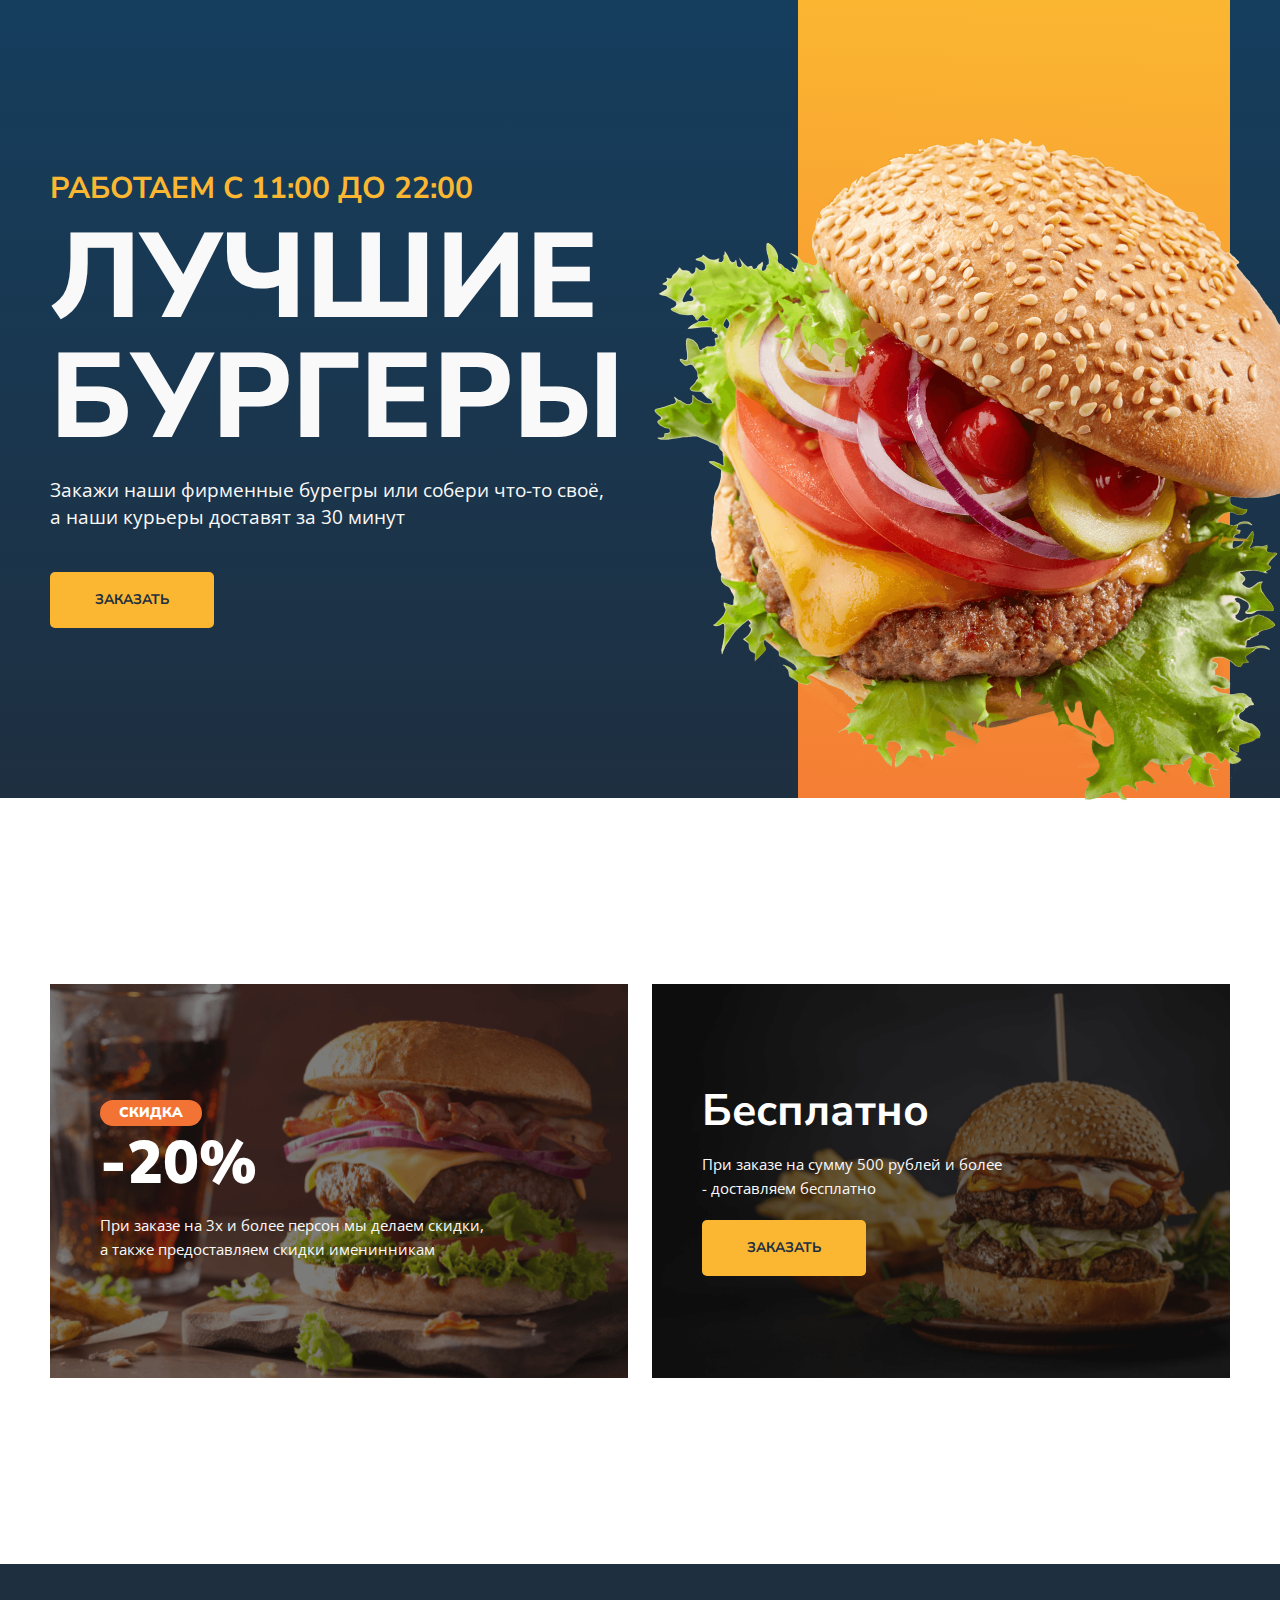
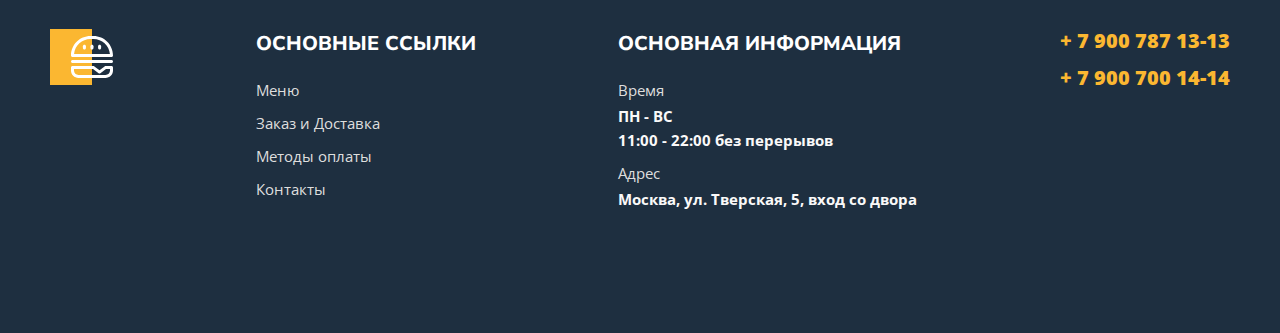
<file: index.html>
<!DOCTYPE html>
<html lang="ru">
<head>
    <meta charset="UTF-8">
    <meta http-equiv="X-UA-Compatible" content="IE=edge">
    <meta name="viewport" content="width=device-width, initial-scale=1.0">
    <title>Burgers</title>
    <link rel="preconnect" href="https://fonts.googleapis.com">
    <link rel="preconnect" href="https://fonts.gstatic.com" crossorigin>
    <link href="https://fonts.googleapis.com/css2?family=Nunito+Sans:wght@600;700;800;900&family=Open+Sans:wght@400;600;700&display=swap" rel="stylesheet">
    <link rel="stylesheet" href="styles/normalize.css">
    <link rel="stylesheet" href="styles/main.css">
    <link rel="apple-touch-icon" sizes="192x192" href="images/favicon/android-chrome-192x192.png">
    <link rel="apple-touch-icon" sizes="512x512" href="images/favicon/android-chrome-512x512.png">
    <link rel="apple-touch-icon" sizes="180x180" href="images/favicon/apple-touch-icon.png">
    <link rel="icon" type="image/png" sizes="32x32" href="images/favicon/favicon-32x32.png">
    <link rel="icon" type="image/png" sizes="16x16" href="images/favicon/favicon-16x16.png">
    <link rel="icon" type="image/png" sizes="150x150" href="images/favicon/mstile-150x150.png">
    <link rel="icon" sizes="16x16" href="images/favicon/favicon.ico">
    <link rel="mask-icon" href="images/favicon/safari-pinned-tab.svg" color="#5bbad5">
</head>
<body>
    <div class="main">
        <div class="wrapper">
            <div class="content">
                <h1 class="content-title">
                    <span>работаем с 11:00 до 22:00</span>
                    лучшие бургеры
                </h1>
                <p class="content-text">Закажи наши фирменные бурегры или собери что-то своё, а&nbsp;наши курьеры доставят за&nbsp;30&nbsp;минут</p>
                <a class="content-link" href="menu.html">заказать</a>
            </div>
            <div class="visual">
                <div class="visual-bg"></div>
                <img src="images/burger.png" alt="Burger">
            </div>
        </div>
    </div>
    <div class="promo">
        <div class="wrapper">
            <div class="promo-left">
                <p class="sale">Скидка</p>
                <p class="cost">-20%</p>
                <p class="promo-description">При заказе на 3х и более персон мы делаем скидки, а также предоставляем скидки именинникам</p>
            </div>
            <div class="promo-right">
                <p class="free">Бесплатно</p>
                <p class="promo-description">При заказе на сумму 500 рублей и более - доставляем бесплатно</p>
                <a href="menu.html">заказать</a>
            </div>
        </div>
    </div>
    <footer class="footer">
        <div class="container">
            <div class="footer-box">
                <div class="footer-item">
                    <img class="footer-logo" src="images/footer-logo.svg" alt="Logo">
                </div>
                <div class="footer-item">
                    <h2>основные ссылки</h2>
                    <ul class="footer-list">
                        <li><a href="menu.html">Меню</a></li>
                        <li><a href="#">Заказ и Доставка</a></li>
                        <li><a href="#">Методы оплаты</a></li>
                        <li><a href="#">Контакты</a></li>
                    </ul>
                    <ul class="footer-list footer-list-tel">
                        <li>
                            <a href="tel:+79007871313">+ 7 900 787 13-13</a>
                        </li>
                        <li>
                            <a href="tel:+79007001414">+ 7 900 700 14-14</a>
                        </li>
                    </ul>
                </div>
                <div class="footer-item">
                    <h2>основная информация</h2>
                    <ul class="footer-list">
                        <li>
                            <span>Время</span>
                            ПН - ВС <br>
                            11:00 - 22:00 без перерывов
                        </li>
                        <li>
                            <span>Адрес</span>
                            Москва, ул. Тверская, 5, вход со двора
                        </li>
                    </ul>
                </div>
                <div class="footer-tel">
                    <ul class="footer-list footer-list-tel">
                        <li>
                            <a href="tel:+79007871313">+ 7 900 787 13-13</a>
                        </li>
                        <li>
                            <a href="tel:+79007001414">+ 7 900 700 14-14</a>
                        </li>
                    </ul>
                </div>
            </div>
        </div>
    </footer>
</body>
</html>
</file>
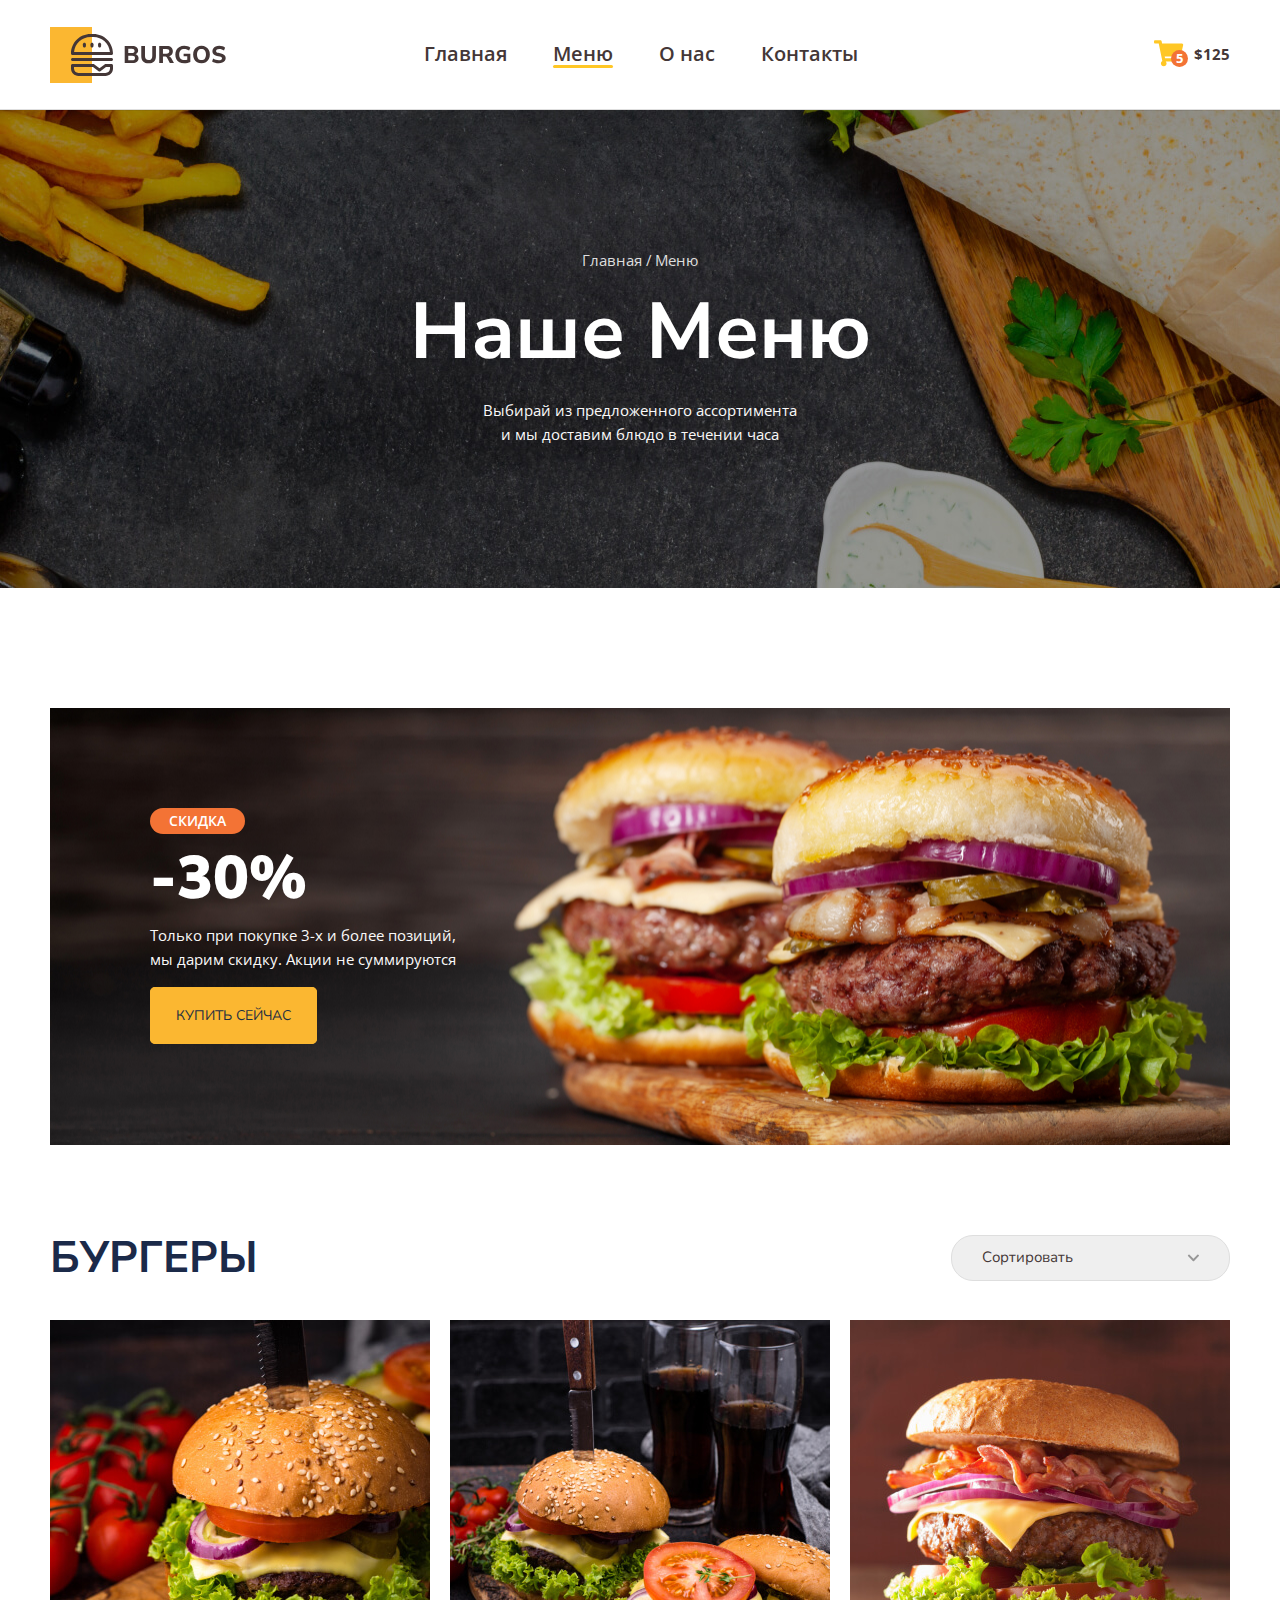
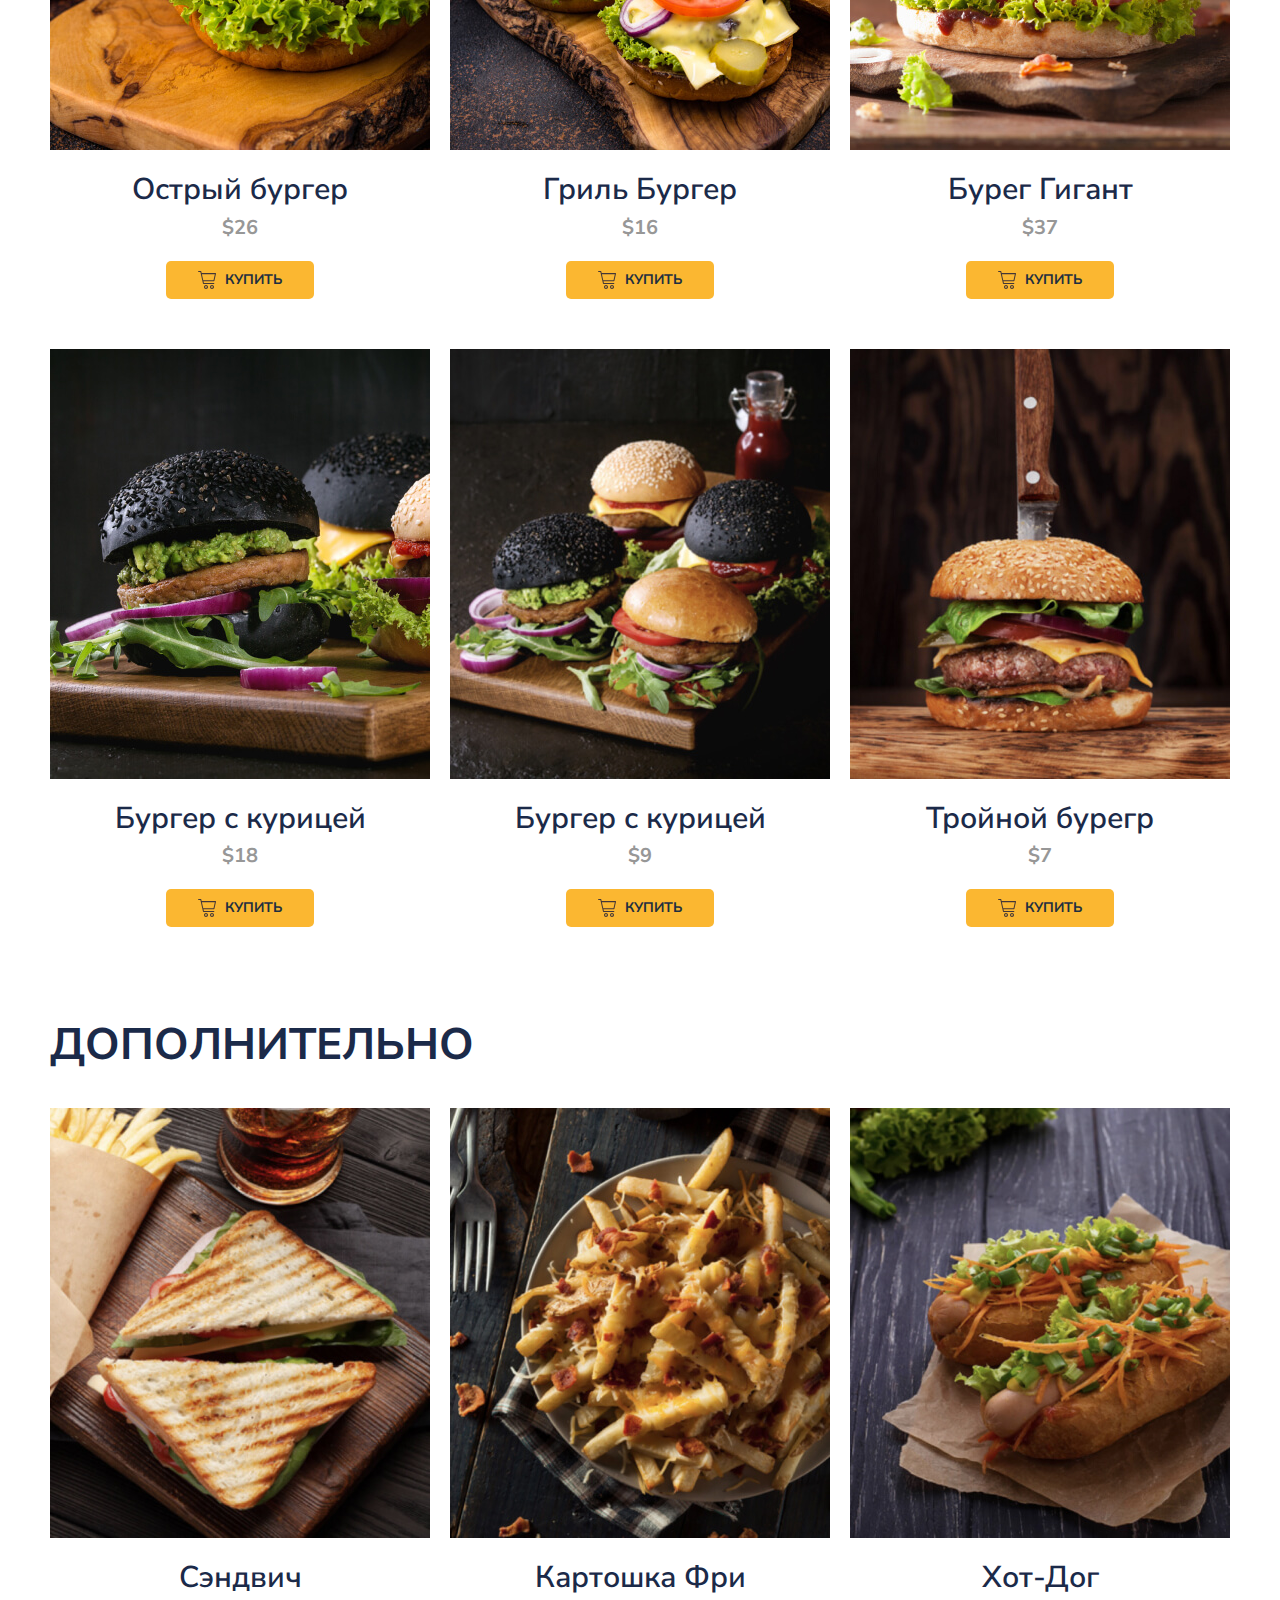
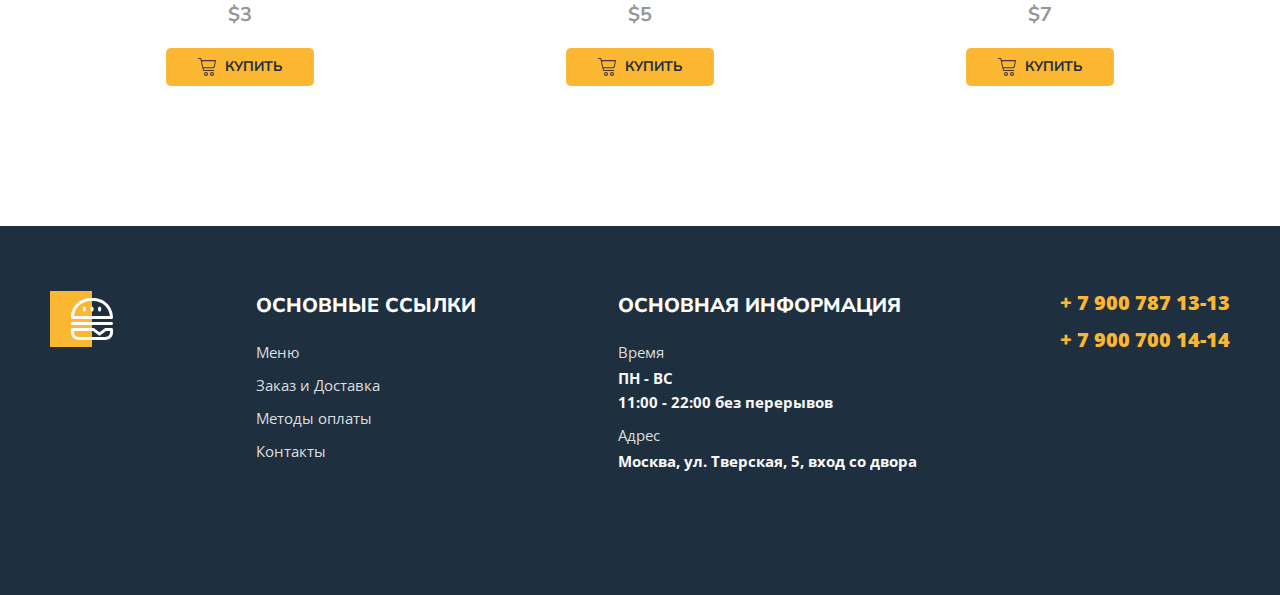
<file: menu.html>
<!DOCTYPE html>
<html lang="ru">
<head>
    <meta charset="UTF-8">
    <meta http-equiv="X-UA-Compatible" content="IE=edge">
    <meta name="viewport" content="width=device-width, initial-scale=1.0">
    <title>Burger</title>
    <link rel="preconnect" href="https://fonts.googleapis.com">
    <link rel="preconnect" href="https://fonts.gstatic.com" crossorigin>
    <link href="https://fonts.googleapis.com/css2?family=Nunito+Sans:wght@600;700;800;900&family=Open+Sans:wght@400;600;700&display=swap" rel="stylesheet">
    <link rel="stylesheet" href="styles/normalize.css">
    <link rel="stylesheet" href="styles/main.css">
    <link rel="apple-touch-icon" sizes="192x192" href="images/favicon/android-chrome-192x192.png">
    <link rel="apple-touch-icon" sizes="512x512" href="images/favicon/android-chrome-512x512.png">
    <link rel="apple-touch-icon" sizes="180x180" href="images/favicon/apple-touch-icon.png">
    <link rel="icon" type="image/png" sizes="32x32" href="images/favicon/favicon-32x32.png">
    <link rel="icon" type="image/png" sizes="16x16" href="images/favicon/favicon-16x16.png">
    <link rel="icon" type="image/png" sizes="150x150" href="images/favicon/mstile-150x150.png">
    <link rel="icon" sizes="16x16" href="images/favicon/favicon.ico">
    <link rel="mask-icon" href="images/favicon/safari-pinned-tab.svg" color="#5bbad5">
    <meta name="msapplication-TileColor" content="#da532c">
    <meta name="theme-color" content="#ffffff">
</head>
<body>
    <header id="headerTop">
        <div class="container">
            <div class="header">
                <div class="header-burger">
                    <button class="burger" onclick="openModal()"></button>
                </div>
                <div class="header-item">
                    <a href="index.html" class="header-logo"></a>
                    <nav>
                        <ul class="header-nav">
                            <li><a href="index.html">Главная</a></li>
                            <li><a href="#"class="active" >Меню</a></li>
                            <li><a href="#">О нас</a></li>
                            <li><a href="#">Контакты</a></li>
                        </ul>
                    </nav>
                </div>
                <button type="button" class="button">
                    <span class="button-item">
                        <img src="images/cart.svg" alt="Корзина">
                        <span class="button-count">5</span>
                    </span>
                    <span class="button-text">$125</span>
                </button>
            </div>
        </div>
    </header>
    <div class="bg">
        <div class="container">
            <ul class="breadcrumbs">
                <li><a href="index.html">Главная</a></li>
                <li><a href="#">Меню</a></li>
            </ul>
            <h1 class="title">Наше Меню</h1>
            <p class="description">Выбирай из предложенного ассортимента и мы доставим блюдо в течении часа</p>
        </div>
    </div>
    <main>
        <div class="banner">
            <div class="container">
                <div class="banner-box">
                    <h2 class="banner-title">
                        <span>скидка</span>
                        -30%
                    </h2>
                    <p class="banner-text">
                        Только при покупке 3-х и более позиций, мы&nbsp;дарим скидку. Акции не суммируются
                    </p>
                    <a href="#menuBurger" class="banner-link">купить сейчас</a>
                </div>
            </div>
        </div>
        <section class="menu" id="menuBurger">
            <div class="container">
                <div class="menu-header">
                    <h2 class="menu-title">
                        Бургеры
                    </h2>
                    <select class="menu-select">
                        <option value="">Сортировать</option>
                        <option value="up">По возрастанию</option>
                        <option value="down">По убыванию</option>
                    </select>
                </div>
                <div class="menu-grid">
                    <div class="menu-grid-item">
                        <div class="menu-grid-cover">
                            <img src="images/menu/01.jpg" alt="Острый бургер">
                        </div>
                        <p class="menu-grid-title">Острый бургер</p>
                        <p class="menu-grid-prise">$26</p>
                        <button type="button" class="menu-grid-btn">
                            <span class="menu-grid-icon"></span>
                            <span class="menu-grid-text">купить</span>
                        </button>
                    </div>
                    <div class="menu-grid-item">
                        <div class="menu-grid-cover">
                            <img src="images/menu/02.jpg"Гриль Бургер">
                        </div>
                        <p class="menu-grid-title">Гриль Бургер</p>
                        <p class="menu-grid-prise">$16</p>
                        <button type="button" class="menu-grid-btn">
                            <span class="menu-grid-icon"></span>
                            <span class="menu-grid-text">купить</span>
                        </button>
                    </div>
                    <div class="menu-grid-item">
                        <div class="menu-grid-cover">
                            <img src="images/menu/03.jpg" alt="Бурег Гигант">
                        </div>
                        <p class="menu-grid-title">Бурег Гигант</p>
                        <p class="menu-grid-prise">$37</p>
                        <button type="button" class="menu-grid-btn">
                            <span class="menu-grid-icon"></span>
                            <span class="menu-grid-text">купить</span>
                        </button>
                    </div>
                    <div class="menu-grid-item">
                        <div class="menu-grid-cover">
                            <img src="images/menu/04.jpg" alt="Бургер с курицей">
                        </div>
                        <p class="menu-grid-title">Бургер с курицей</p>
                        <p class="menu-grid-prise">$18</p>
                        <button type="button" class="menu-grid-btn">
                            <span class="menu-grid-icon"></span>
                            <span class="menu-grid-text">купить</span>
                        </button>
                    </div>
                    <div class="menu-grid-item">
                        <div class="menu-grid-cover">
                            <img src="images/menu/05.jpg" alt="Бургер с курицей">
                        </div>
                        <p class="menu-grid-title">Бургер с курицей</p>
                        <p class="menu-grid-prise">$9</p>
                        <button type="button" class="menu-grid-btn">
                            <span class="menu-grid-icon"></span>
                            <span class="menu-grid-text">купить</span>
                        </button>
                    </div>
                    <div class="menu-grid-item">
                        <div class="menu-grid-cover">
                            <img src="images/menu/06.jpg"Тройной бурегр">
                        </div>
                        <p class="menu-grid-title">Тройной бурегр</p>
                        <p class="menu-grid-prise">$7</p>
                        <button type="button" class="menu-grid-btn">
                            <span class="menu-grid-icon"></span>
                            <span class="menu-grid-text">купить</span>
                        </button>
                    </div>
                </div>
            </div>
        </section>
        <section class="menu menu-other">
            <div class="container">
                <div class="menu-header">
                    <h2 class="menu-title">
                        Дополнительно
                    </h2>
                </div>
                <div class="menu-grid">
                    <div class="menu-grid-item">
                        <div class="menu-grid-cover">
                            <img src="images/menu/01dop.jpg" alt="Сэндвич">
                        </div>
                        <p class="menu-grid-title">Сэндвич</p>
                        <p class="menu-grid-prise">$3</p>
                        <button type="button" class="menu-grid-btn">
                            <span class="menu-grid-icon"></span>
                            <span class="menu-grid-text">купить</span>
                        </button>
                    </div>
                    <div class="menu-grid-item">
                        <div class="menu-grid-cover">
                            <img src="images/menu/02dop.jpg"Картошка Фри">
                        </div>
                        <p class="menu-grid-title">Картошка Фри</p>
                        <p class="menu-grid-prise">$5</p>
                        <button type="button" class="menu-grid-btn">
                            <span class="menu-grid-icon"></span>
                            <span class="menu-grid-text">купить</span>
                        </button>
                    </div>
                    <div class="menu-grid-item">
                        <div class="menu-grid-cover">
                            <img src="images/menu/03dop.jpg" alt="Хот-Дог">
                        </div>
                        <p class="menu-grid-title">Хот-Дог</p>
                        <p class="menu-grid-prise">$7</p>
                        <button type="button" class="menu-grid-btn">
                            <span class="menu-grid-icon"></span>
                            <span class="menu-grid-text">купить</span>
                        </button>
                    </div>
                    </div>
                </div>
            </div>
        </section>
    </main>
    <footer class="footer">
        <div class="container">
            <div class="footer-box">
                <div class="footer-item">
                    <img class="footer-logo" src="images/footer-logo.svg" alt="Logo">
                </div>
                <div class="footer-item">
                    <h2>основные ссылки</h2>
                    <ul class="footer-list">
                        <li><a href="menu.html">Меню</a></li>
                        <li><a href="#">Заказ и Доставка</a></li>
                        <li><a href="#">Методы оплаты</a></li>
                        <li><a href="#">Контакты</a></li>
                    </ul>
                    <ul class="footer-list footer-list-tel">
                        <li>
                            <a href="tel:+79007871313">+ 7 900 787 13-13</a>
                        </li>
                        <li>
                            <a href="tel:+79007001414">+ 7 900 700 14-14</a>
                        </li>
                    </ul>
                </div>
                <div class="footer-item">
                    <h2>основная информация</h2>
                    <ul class="footer-list">
                        <li>
                            <span>Время</span>
                            ПН - ВС <br>
                            11:00 - 22:00 без перерывов
                        </li>
                        <li>
                            <span>Адрес</span>
                            Москва, ул. Тверская, 5, вход со двора
                        </li>
                    </ul>
                </div>
                <div class="footer-tel">
                    <ul class="footer-list footer-list-tel">
                        <li>
                            <a href="tel:+79007871313">+ 7 900 787 13-13</a>
                        </li>
                        <li>
                            <a href="tel:+79007001414">+ 7 900 700 14-14</a>
                        </li>
                    </ul>
                </div>
            </div>

        </div>
    </footer>
    <a href="#headerTop" class="button-up hidden" id="btnUp">Наверх</a>
    <div id="modal" class="modal">
        <ul class="header-nav">
            <li><a href="index.html">Главная</a></li>
            <li><a href="#"class="active" >Меню</a></li>
            <li><a href="#">О нас</a></li>
            <li><a href="#">Контакты</a></li>
        </ul>
        <button class="burger-close" onclick="closeModal()"></button>
    </div>
    <script>
        // Scroll 
        const links = document.querySelectorAll(".banner-link");

        for (const link of links) {
            link.addEventListener("click", clickHandler);
        }

        function clickHandler(e) {
            e.preventDefault();
            const href = this.getAttribute("href");

            document.querySelector(href).scrollIntoView({
                behavior: "smooth"
        });
        }

        // Button Up
            window.onscroll = function(){scrollFunction()};

        const upbuttons = document.querySelectorAll(".button-up");

        for (const upbutton of upbuttons) {
            upbutton.addEventListener("click", clickHandler);
       }

        function clickHandler(e) {
        e.preventDefault();
        const href = this.getAttribute("href");

        document.querySelector(href).scrollIntoView({
            behavior: "smooth"
       });
       }

       function scrollFunction(){
           if ( document.body.scrollTop > 1000 || document.documentElement.scrollTop > 1000){
               document.getElementById('btnUp').className = 'button-up visible';
           } else {
               document.getElementById('btnUp').className = 'button-up hidden';
           }
       }

       // Menu

       function openModal() {
           document.getElementById("modal").style.top = "0px";
       }

       function closeModal() {
           document.getElementById("modal").style.top = "-400px";
       }
    </script>
</body>
</html>
</file>
<file: styles/main.css>
body{
    font-family: 'Nunito Sans', sans-serif;
}
.container {
    max-width: 1180px;
    margin: 0 auto;
    padding-left: 15px;
    padding-right: 15px;
}
header {
    border-bottom: 1px solid #DEDEDE;
}
.header {
    font-family: 'Open Sans', sans-serif;
    display: flex;
    align-items: center;
    justify-content: space-between;
    padding-top: 26px;
    padding-bottom: 25px;
}
.header-item {
    display: flex;
    align-items: center;
    justify-content: space-between;
    flex-basis: 68.5%;
}
.header-logo {
    display: block;
    background-image: url(../images/logo.svg);
    width: 176px;
    height: 56px;
    background-repeat: no-repeat;
    background-size: cover;
}
.header-nav {
    list-style-type: none;
    display: flex;
    padding-left: 0;
    gap: 46px;
}
.header-nav a {
    font-weight: 600;
    font-size: 20px;
    color: #443737;
    text-decoration: none;
}
.header-nav a:hover {
    color: #FFC725;
}
.header-nav a::after{
    content: '';
    width: 100%;
    height: 3px;
    border-radius: 1.5px;
    background: transparent;
    display: block;
}
.header-nav a.active::after{
    background: #FFC725;
}
.button {
    display: flex;
    align-items: center;
    background-color: transparent;
    border: none;
    padding: 0;
    gap: 10px;
    cursor: pointer;
}
.button-item {
    position: relative;
}
.button-count {
    font-weight: 700;
    font-size: 13px;
    color: #FFFFFF;
    background: #F37335;
    border-radius: 100%;
    position: absolute;
    width: 17px;    
    height: 17px;
    text-align: center;
    line-height: 1.3;
    bottom: 3px;
    right: -4px;
}
.button-text {
    color: #443737;
    font-weight: 700;
    font-size: 15px;    
}
.bg {
    text-align: center;
    color: #FFFFFF;
    background-image: url(../images/bg.jpg);
    background-size: cover;
    background-position: center center;
    padding: 142px 0;
    margin-bottom: 120px;
}
.breadcrumbs {
    padding-left: 0;
    margin-top: 0;
    list-style-type: none;
    display: flex;
    justify-content: center;
    gap: 7px;
}
.breadcrumbs a {
    color: #DEDEDE;
    font-size: 15px;
    font-family: 'Open Sans', sans-serif;
    text-decoration: none;
}
.breadcrumbs a:hover {
    color: #FFC725;
}
.breadcrumbs a::before {
    content: '/';
    position: relative;
    left: -3px;
    pointer-events: none;
}
.breadcrumbs a:hover::before {
    color: #DEDEDE
}
.breadcrumbs li:first-child a::before {
    display: none;
}
.title {
    font-weight: 700;
    font-size: 79px;
    margin-top: 17px;
    margin-bottom: 20px;
}
.description {
    font-family: 'Open Sans', sans-serif;
    font-weight: normal;
    font-size: 15px;   
    line-height: 1.6;
    color: #FAF9F9;
    max-width: 320px;
    margin: 0 auto;
}
.banner-box {
    background-image: url(../images/banner.jpg);
    background-size: cover;
    background-repeat: no-repeat;
    background-position: 0 center;
    padding: 100px 100px 120px;
    margin-bottom: 65px;
}
.banner-title {
    font-weight: 900;
    font-size: 60px;
    color: #FFFFFF;
    margin-top: 0;
    margin-bottom: 10px;
}
.banner-title span {
    font-family: Open Sans, sans-serif;
    font-weight: 600;
    font-size: 14px;
    text-transform: uppercase;
    background-color: #F37335;
    border-radius: 14px;
    padding: 5px 0;
    max-width: 95px;
    display: block;
    text-align: center;
    margin-bottom: 10px;
}
.banner-text {
    color: #FAF9F9;
    font-family: Open Sans, sans-serif;
    font-weight: 400;
    font-size: 15px;
    line-height: 1.6;
    max-width: 353px;
    margin-top: 0;
    margin-bottom: 35px;
}
.banner-link {
    color: #1E2F40;
    background-color: #FBB731;
    font-size: 14px;
    border-radius: 5px;
    text-decoration: none;
    padding: 18px 25px;
    text-transform: uppercase;
    border: 1px solid #FBB731;
    transition: 0.2s;
}
.banner-link:hover {
    background-color: transparent;
    /* ссылка становится прозрачная изменения при наведении*/
    color: #FBB731;
}
.menu {
    padding-top: 23px;
}
.menu-header {
    display: flex;
    align-items: center;
    justify-content: space-between;
    margin-bottom: 37px;
}
.menu-title {
    font-size: 44px;
    font-weight: 700;
    color: #1B2A49;
    text-transform: uppercase;
    margin: 0;
}
.menu-select {
    border: 1px solid #DEDEDE;
    padding: 13px 30px;
    border-radius: 22px;
    color: #443737;
    font-size: 15px;
    -webkit-appearance: none;
       -moz-appearance: none;
            appearance: none;
    flex-basis: 279px;
    background-image: url(../images/arrow.svg);
    background-size: 12.79px 7.75px;
    background-repeat: no-repeat;
    background-position: 89% center;
}
.menu-grid {
    display: grid;
    grid-template-columns: repeat(3, 1fr);
    gap: 50px 20px;
    text-align: center;
    margin-bottom: 70px;   
}
.menu-grid-cover {
    width: 100%;
    height: 430px;
    position: relative;
    overflow: hidden;
    /* позволит спрятать и не показвать картинку, которая может вылезать из блока*/
    margin-bottom: 23px;
}
.menu-grid-cover img {
    position: absolute;
    left: 50%;
    top: 50%;
    transform: translate(-50%, -50%);
    -o-object-fit: cover;
       object-fit: cover;
    /* сохранить пропорции картинки, не зависимо, какие мы указали значение в высоте и ширине*/
    width: 100%;
    height: 430px;
}
.menu-grid-title {
    font-weight: 600;
    font-size: 30px;
    color: #1B2A49;
    text-align: center;
    margin: 0;
}
.menu-grid-prise {
    font-weight: 700;
    font-size: 20px;
    text-align: center;
    color: #979797;
    margin-top: 8px;
    margin-bottom: 22px;
}
.menu-grid-btn {
    background: #FBB731;
    border-radius: 5px;
    border: none;
    padding: 10px 32px;
    cursor: pointer;
    /* включает палец вместо стрелки наведения */
    display: flex;
    justify-content: center;
    align-items: center;
    margin: 0 auto;
    gap: 9px;
    max-width: 152px;
}
.menu-grid-btn:hover {
    background-color: #F37335;
}
.menu-grid-text {
    font-weight: 700;
    text-transform: uppercase;
    color: #1E2F40;
    font-size: 14px;
    transition: 0.3s;
}
.menu-grid-icon {
    background-image: url(../images/cart-menu.svg);
    background-size: 18px 18px;
    background-repeat: no-repeat;
    display: block;
    width: 18px;
    height: 18px;
}
.footer {
    background: #1E2F40;
    color: #fff;
    padding-top: 65px;
    padding-bottom: 106px;
    margin-top: 140px;
}
.footer-box {
    display: flex;
    justify-content: space-between;
    gap: 20px;
}
.logo {
    width: 63px;
    height: 56px;
}
.footer-item h2 {
    font-size: 20px;
    font-weight: 800;
    text-transform: uppercase;
    margin-bottom: 19px;
    margin-top: 0;
    line-height: 1.5;  
}
.footer-list li {
    margin-bottom: 9px;
    font-family: 'Open Sans', sans-serif;
    font-size: 15px;
    color: #FAF9F9;
    font-weight: 700;
    line-height: 24px;
}
.footer-list a {
    color: #DEDEDE;
    text-decoration: none;
    font-weight: 400;
}
.footer-list a:hover {
    color: yellow;
}
.footer-item span {
    color: #DEDEDE;
    display: block;
    font-weight: 400;
    margin-bottom: 2px;
}
.footer-list-tel {
    margin-top: 0;
}
.footer-list-tel a:hover {
    color: white;
}
.footer-list-tel li {
    margin-bottom: 12px;
}
.footer-list-tel a {
    font-size: 20px;
    font-weight: 900;
    color: #FBB731;
}
.footer-list {
    padding: 0;
    list-style-type: none;
}

/* кнопка наверх button */

.button-up {
    background-color: #FBB731;
    font-weight: 700;
    text-transform: uppercase;
    color: #1E2F40;
    font-size: 14px;
    text-decoration: none;
    padding: 5px 20px;
    position: fixed;
    bottom: 20px;
    right: 20px;
    border-radius: 5px;
    transition: 1s;
}
.button-up:hover {
    background-color: #F37335;
}
.button-up.hidden {
    opacity: 0;
}
.button-up.visible {
    opacity: 1;
}
/* Style INDEX */

.main {
    background: linear-gradient(180deg, #0C4C7B -100%, #1E2F40 100%);
}
.wrapper {
    max-width: 1180px;
    margin: 0 auto;
    display: flex;
    justify-content: space-between;
}
.content {
    color: #FAF9F9;
    flex: 0 0 580px;
    padding-top: 170px;
    padding-bottom: 170px;
}
.content-title {
    font-size: 120px;
    font-weight: 800;
    text-transform: uppercase;
    line-height: 120px;
    margin-bottom: 40px;
    margin-top: 0;
    margin-bottom: 0;
}
.content-title span {
    color: #FBB731;
    font-size: 30px;
    font-weight: 700;
    line-height: 38px;
    display: block;
    margin-bottom: 10px;
}
.content-text {
    font-family: 'Open Sans', sans-serif;
    font-size: 19px;
    line-height: 1.4;
    margin-bottom: 42px;
}
.content-link,
.promo a {
    color: #1E2F40;
    background-color: #FBB731;
    border-radius: 5px;
    text-decoration: none;
    padding: 20px 45px;
    display: inline-block;
    text-transform: uppercase;
    font-size: 14px;
    font-weight: 700;
}
.visual {
    flex-grow: 1;
    display: flex;
    justify-content: flex-end;
    position: relative;
}
.visual-bg {
    width: 432px;
    height: 100%;
    background: linear-gradient(2.42deg, #F37335 -19.6%, #FBB731 100.79%, #FDC830 100.79%);
}
.main img {
    width: 829px;
    position: absolute;
    right: -168px;
}
.promo {
    padding-top: 186px;
    padding-bottom: 46px;
}
.promo-left,
.promo-right {
    flex: 0 0 49%;
    color: #fff;
    box-sizing: border-box;
    background-repeat: no-repeat;
    background-size: cover;
    background-position: center;
}
.promo-left {
    background-image: url(../images/promo-left.png);
    padding: 116px 50px;
}
.promo-right {
    background-image: url(../images/promo-right.png);
    padding: 102px 50px;
}
.sale {
    font-size: 14px;
    font-weight: 900;
    background: #F37335;
    padding: 5px 19px;
    border-radius: 14px;
    display: inline-block;
    text-transform: uppercase;
    margin-bottom: 3px;
    margin-top: 0;
}
.cost {
    font-size: 60px;
    font-weight: 900;
    margin-bottom: 8px;
    margin-top: 0;
}
.promo-description {
    font-family: 'Open Sans', sans-serif;
    color: #FAF9F9;
    font-size: 15px;
    line-height: 24px;
    margin-bottom: 0;
}
.promo-left .promo-description {
    max-width: 392px;
}
.promo-right .promo-description {
    max-width: 300px;
    margin-bottom: 20px;
}
.free {
    font-size: 44px;
    font-weight: 700;
    margin-bottom: 10px;
    margin-top: 0;
}

/* Modal */

.burger {
    background-image: url(../images/burger.svg);
    width: 34px;
    height: 22px;
    border-color: transparent;
    background-repeat: no-repeat;
    background-size: contain;
    background-color: transparent;
    border: none;
    cursor: pointer;
}

#modal {
    max-width: 500px;
    background-color: #FFF8DC;
    text-align: center;
    position: absolute;
    top: -400px;
    left: 0;
    right: 0;
    margin: 20px auto 0;
    transition: 0.5s;
    padding: 40px 30px;
    box-sizing: border-box;
}
#modal .header-nav {
    flex-direction: column;
    max-width: 300px;
    margin: 0 auto;
    align-items: center;
}
.burger-close {
    width: 22px;
    height: 22px;
    border-color: transparent;
    background-image: url(../images/Close.svg);
    background-repeat: no-repeat;
    background-size: contain;
    background-color: transparent;
    border: none;
    cursor: pointer;
    position: absolute;
    top: 20px;
    right: 20px;
}


/* Responsive */

@media (min-width: 1001px) {
    .footer-list + .footer-list-tel {
        display: none;
    }
}

@media (min-width: 766px) {
    .header-burger {
        display: none;
    }
}

@media (max-width: 1000px) {
    .container {
        max-width: 738px;
    }
    .header-logo {
        width: 150px;
        height: 48px;
        background-size: contain;
    }
    .header-nav {
        gap: 22px;
    }
    .header-item {
        flex-basis: 75.5%;
    }
    .bg {
        margin-bottom: 50px;
    }
    .banner-box {
        background-position: -80px center;
        padding: 100px 40px 120px;
    }
    .menu-grid {
        grid-template-columns: repeat(2, 1fr);
        gap: 50px 15px;
    }
    .menu-other {
        overflow: hidden;
        /* обрезка картинок */
        height: 558px;
    }
    .menu-other .menu-grid {
        display: flex;
        width: auto;
        overflow-x: scroll;
        overflow-y: hidden;
        padding-bottom: 50px;
    }
    .menu-other .menu-grid-item {
        flex: 0 0 281px;
    }
    .menu-other .menu-grid-cover,
    .menu-other .menu-grid-cover img {
        height: 320px;
    }
    .footer-tel {
        display: none;
    }
    .footer-list + .footer-list-tel {
        display: block;
    }
}

@media (max-width: 765px) {
    nav {
        display: none;
    }
    .header {
        gap: 21px;
    }
    .menu-other .container {
        padding-right: 0;
    }
    .button-up.visible {
        display: none;
    }
    
}
@media (max-width: 567px) {
    .header {
        padding-top: 19px;
        padding-bottom: 19px;
    }
    .header-logo {
        width: 116px;
        height: 37px;
    }
    .breadcrumbs a {
        font-size: 14px;
    }
    .bg {
        margin-bottom: 33px;
    }
    .description {
        font-size: 12px;
    }
    .bg {
        padding: 55px 0;
    }
    .title {
        font-size: 38px;
    }
    .banner-box {
        background-position: 17% center;
        padding: 35px 24px 54px;
        margin-bottom: 40px;
    }
    .menu-title {
        font-size: 27px;
    }
    .menu-select {
        font-size: 12px;
        flex-basis: 136px;
        padding: 13px 24px 13px 15px;
        background-position: 91% center;
    }
    .menu-header {
        margin-bottom: 30px;
    }
    .menu-grid {
        gap: 25px 15px;
        margin-bottom: 40px;
    }
    .menu-grid-cover {
        height: 56vw;
        margin-bottom: 10px;
    }
    .menu-grid-cover img {
        height: 100%;
    }
    .menu-grid-title {
        font-size: 15px;
    }
    .menu-grid-prise {
        font-size: 16px;
        margin-top: 6px;
        margin-bottom: 14px;
    }
    .menu-grid-btn {
        padding: 10px 21px;
    }
    .menu-other {
        height: 108vw;
    }
    .menu-other .menu-grid {
        padding-bottom: 22vw;
    }
    .menu-other .menu-grid-cover {
        height: 56vw;
    }
    .menu-other .menu-grid-cover img {
        height: 100%;
    }
    .menu-other .menu-grid-item {
        flex: 0 0 38vw;
    }
    .footer {
        margin-top: 55px;
        padding-top: 60px;
        padding-bottom: 60px;
    }
    .footer-list + .footer-list-tel {
        display: none;
    }
    .footer-tel {
        display: block;
        text-align: right;
    }
    .footer-box {
        display: grid;
        grid-template-columns: 30% 70%;
        grid-template-areas: "logo tel"
                             "link link" 
                             "info info";
        gap: 0;
    }
    .footer-item:nth-child(1) {
        grid-area: logo;
    }
    .footer-item:nth-child(2) {
        grid-area: link;
        margin-top: 25px;
        margin-bottom: 15px
    }
    .footer-item:nth-child(3) {
        grid-area: info;
    }
    .footer-tel {
        grid-area: tel;
    }
}
@media (max-width: 360px) {
    .header-logo {
        width: 116px;
        height: 37px;
        background-size: contain;
    }
    .menu-grid-title {
        font-size: 13px;
    }
}
@media (max-width: 320px) {
    .banner-box {
        background-position: 25% center
    }
}
</file>
